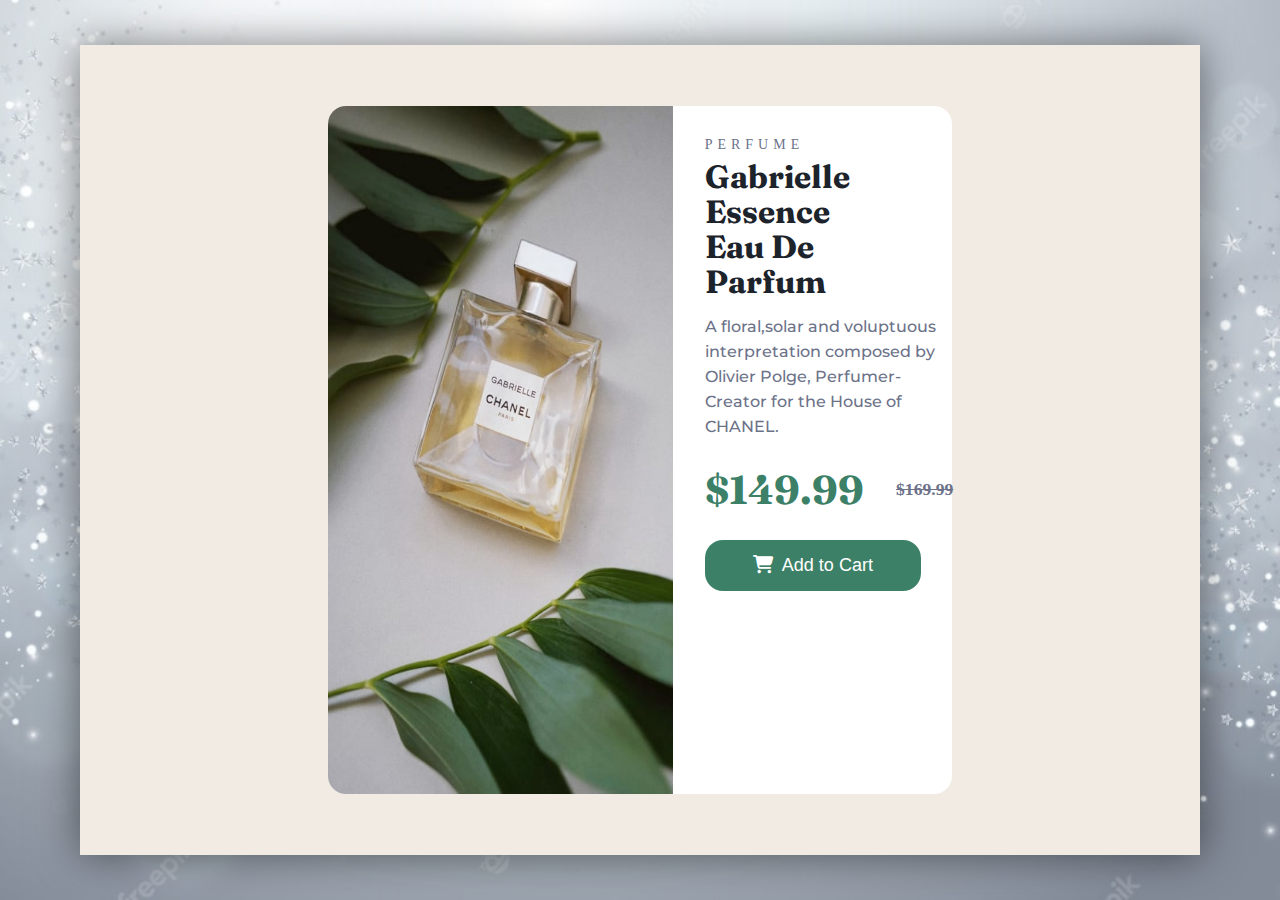
<file: index.html>
<!DOCTYPE html>
<html lang="en">
<head>
    <meta charset="UTF-8">
    <meta name="viewport" content="width=device-width, initial-scale=1.0">
    <title>Document</title>
    <link rel="stylesheet" href="style.css">
    <link rel="stylesheet" href="https://cdnjs.cloudflare.com/ajax/libs/font-awesome/6.4.0/css/all.min.css">
</head>
<body>
    <div class="card">
        <div class="square">
            <div class="container">
                <div class="picture">
                    <img src="image-product-desktop.jpg" alt="ad">
                </div>
                <div class="content">
                    <p class="perfume">PERFUME</p>
                    <h1> Gabrielle Essence Eau De Parfum</h1>
                    <p class="disc">A floral,solar and voluptuous interpretation composed by Olivier Polge, Perfumer-Creator for the House of CHANEL.</p>
                  <div class="price">
                    <h2 class="less">$149.99</h2>
                    <h3>$169.99</h3>
                  </div>
                  <button class="btn">
                    <p><i class="fa fa-shopping-cart"></i>Add to Cart</p>
                  </button>
                </div>
            </div>
        </div>
    </div>
</body>
</html>
</file>
<file: style.css>
@import url('https://fonts.googleapis.com/css2?family=Fraunces:wght@100;500;700&family=Montserrat:ital,wght@0,300;0,500;0,700;1,700&display=swap');
@import url('https://fonts.googleapis.com/css2?family=Fraunces:wght@100;500;700&display=swap');
*{
    margin: 0;
    padding: 0;
    box-sizing: border-box;
}
.card{
    width: 100%;
    height: 100vh;
    background-image:url("backgroundimg.jpeg"); 
    background-size: cover;
    display: flex;
    justify-content: center;
    align-items: center;
}
.square{
    width: 70rem;
    height: 90vh;
    background: hsl(30, 38%, 92%);
    box-shadow:0 0 40px rgba(0,0,0,0.5);
    margin:auto;
    display: flex;
    justify-content: center;
    align-items: center;
}
.container{
    width: 39rem;
    height: 85%;
    display: flex;
    background-color: white;
    border-radius: 2vh;
}
picture{
    width:50%;
}
.picture img{
   width: 100%;
   height: 100%;
   border-top-left-radius: 2vh;
   border-bottom-left-radius: 2vh;
}
.content{
   padding: 5%;
   width: 50%;
   /* width: fit-content;
   height: fit-content; */
}
.perfume{
    color: hsl(228, 12%, 48%);
    font-size: 14px;
    letter-spacing: 5px;
    margin-bottom: 3%;
}
.content h1{
    background-color: white;
    width: 80%;
    margin-bottom: 15px;
    color: hsl(212, 21%, 14%);
    font-family: Fraunces;
    font-weight: 700;
    line-height: 30px;
    line-height: 35px;
}
.disc{
    width: 110%;
    line-height: 25px;
    font-family: Montserrat;
    font-weight: 500;
    color:  hsl(228, 12%, 48%);
}
.price{
    width: fit-content;
    height: fit-content;
    display: flex;
    align-items: center;
    gap: 15%;
    margin: 12% 0 12%;
}
.price h2{
    font-size: 250%;
    color:  hsl(158, 36%, 37%);
    font-family: fraunces;
}
.price h3{
    font-size: 110%;
    text-decoration: line-through;
    color: hsl(228, 12%, 48%);
}
.btn{
    padding: 15px;
    width: 100%;
    border-radius: 2vh;
    background-color:  hsl(158, 36%, 37%);;
    cursor: pointer;
    border: none;
}
.btn:hover{
    background-color: hsl(158, 54%, 21%);
}
.btn i{
    color: white;
    font-size: 18px;
    margin-right: 5%;
}
.btn p{
    color: white;
    font-size: 18px;
}
@media screen and (max-width:499px){
    .square{
        width: 100%;
        height: 100%;
        background: hsl(30, 38%, 92%);
    }
    .container{
        display: flex;
        flex-direction: column;
        width: 150%;
        margin: 5%;
        height: auto;
    }
    .picture{
        width: 100%;
    }
    .picture img{
        content: url(image-product-mobile.jpg);
        border-top-left-radius: 2vh;
        border-top-right-radius: 2vh;
        border-bottom-left-radius: 0;
    }
    .content{
        width: 100%;
    }
    .content h1{
        width: 100%;
        line-height: 40px;
    }
    .disc{
        line-height: 30px;
        /* word-spacing: 5px; */
        padding: 9px
    }
    .price{
        margin: 5% 0;
    }
    .btn{
        margin-top: 10px;
    }
}
</file>
